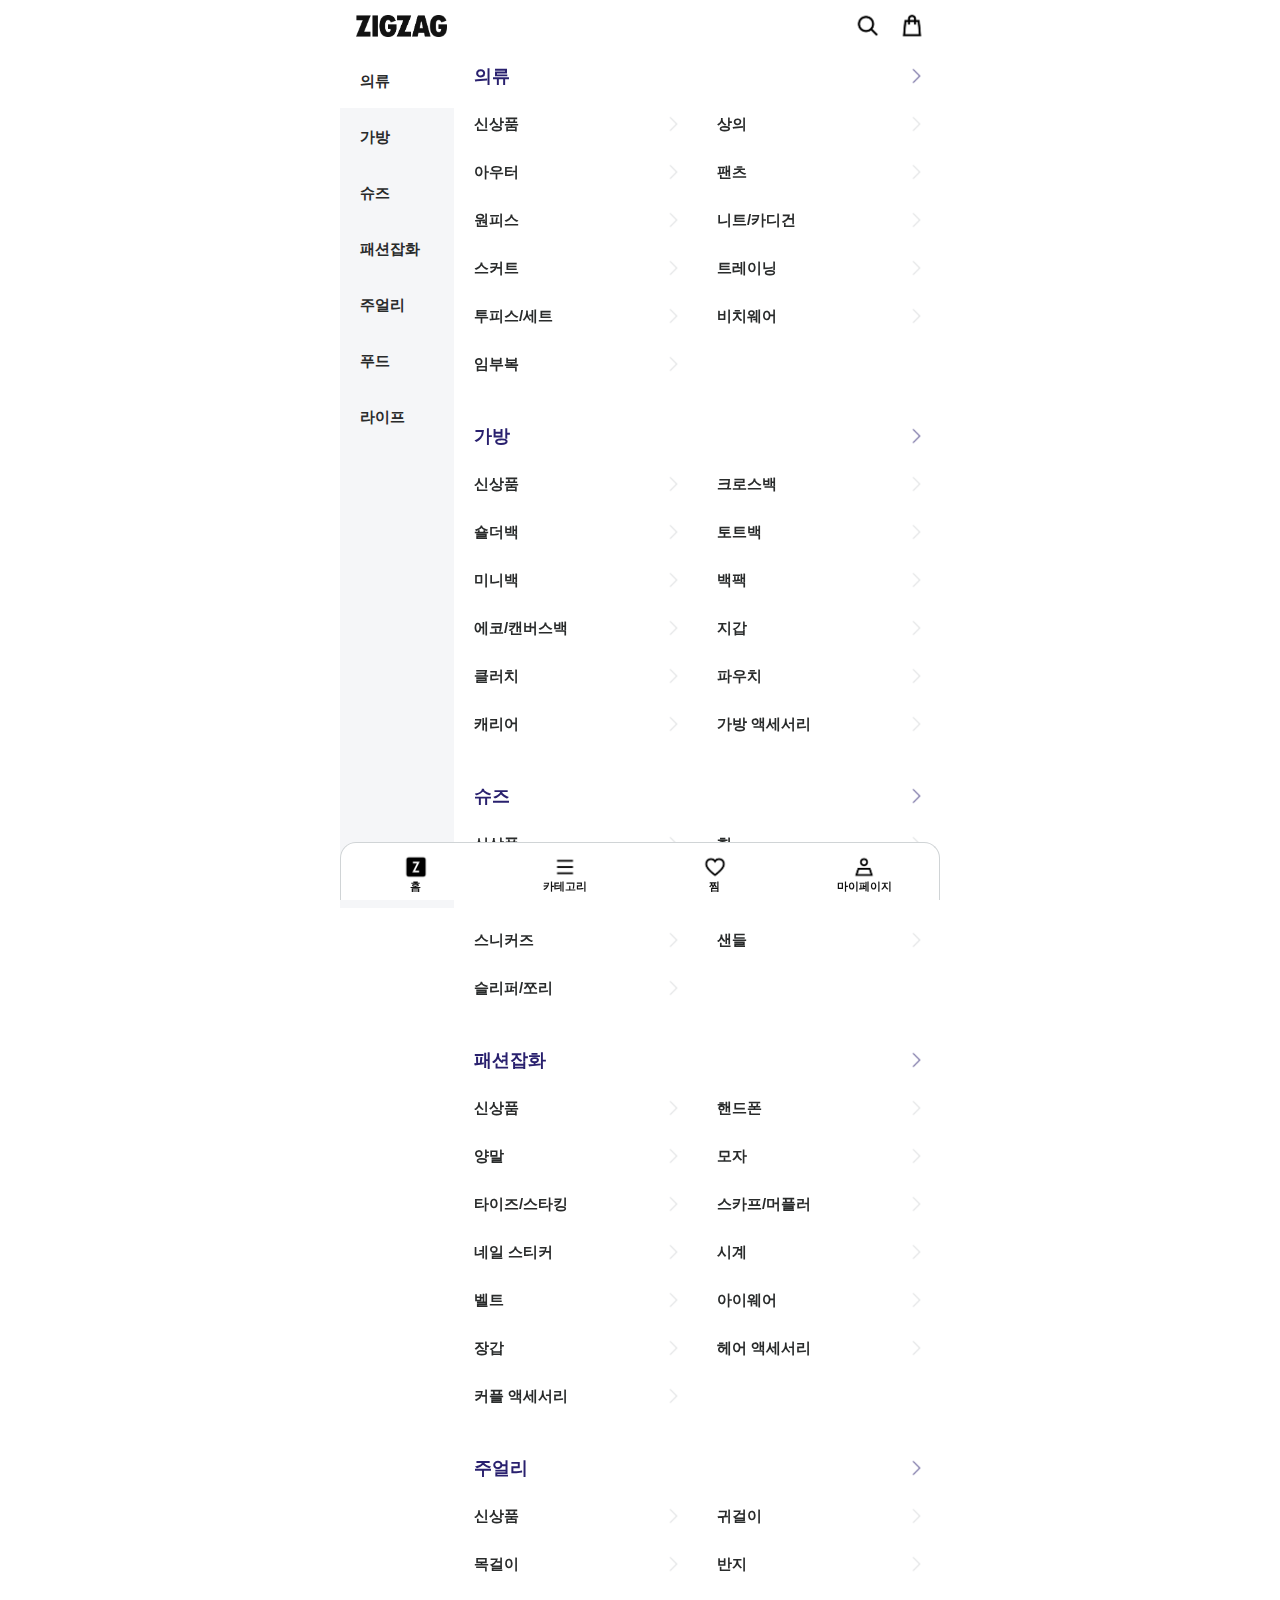
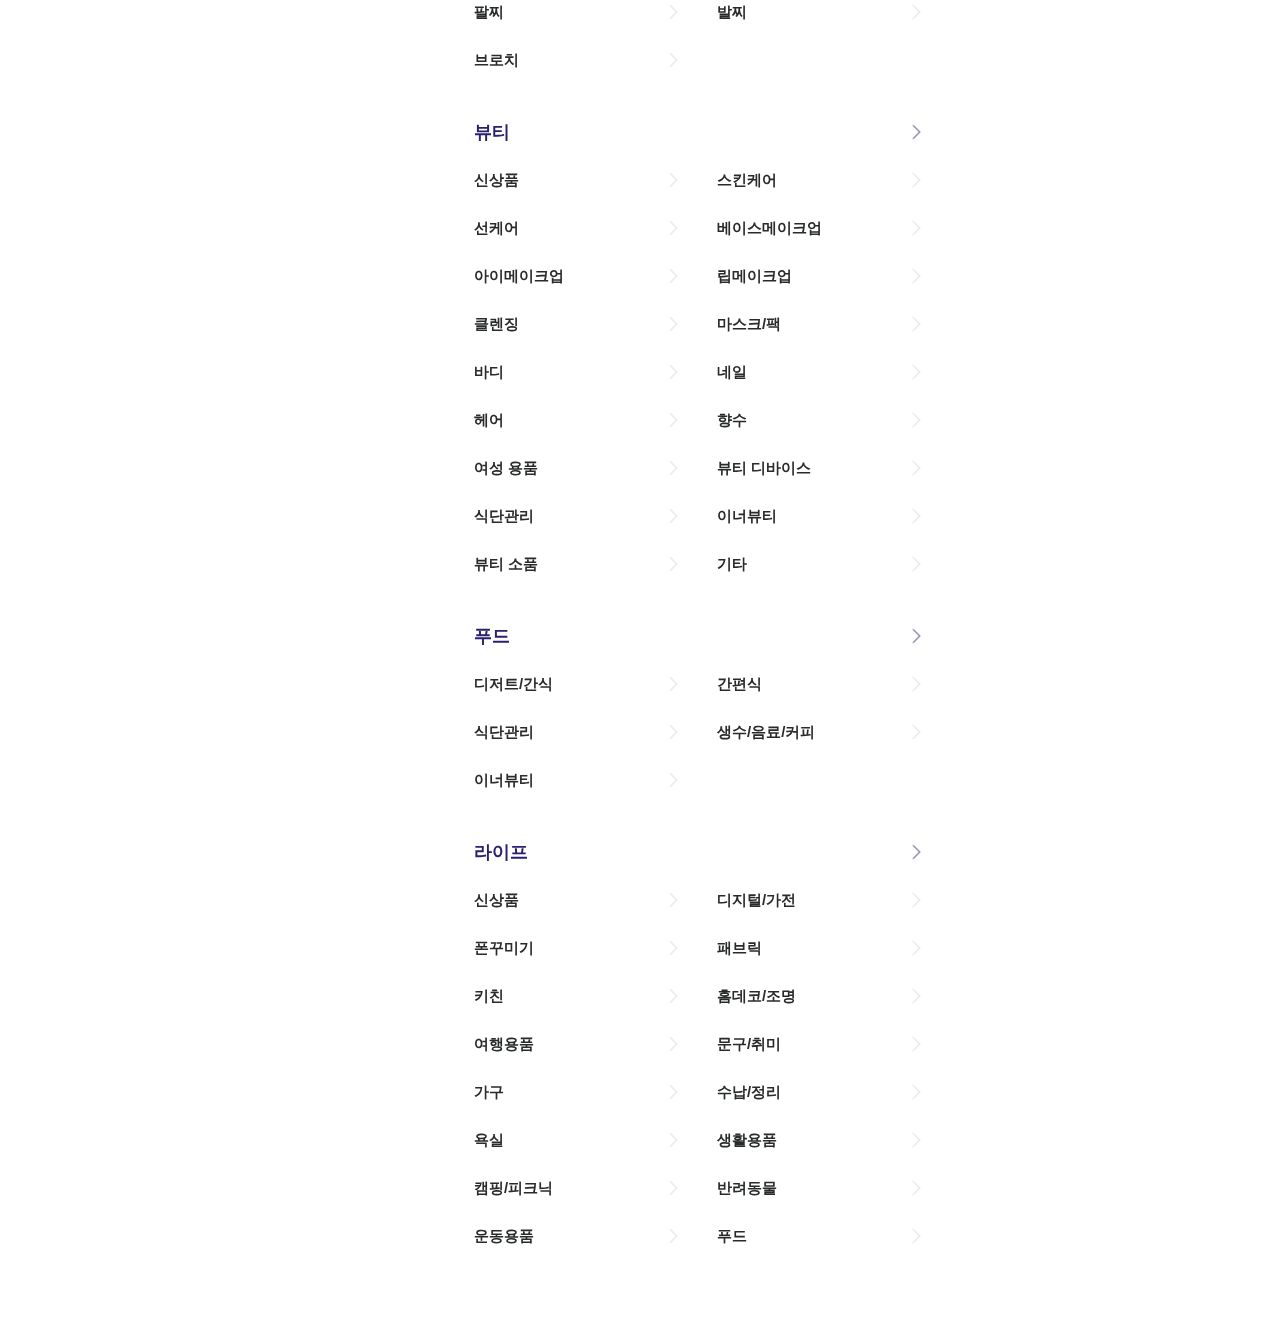
<file: category.html>
<!DOCTYPE html>
<html lang="ko">
<head>
    <meta charset="UTF-8">
    <meta name="viewport" content="width=device-width, initial-scale=1.0">

    <!-- 파비콘 & 글꼴 -->
    <link rel="shortcut icon" href="./images/favicon.jpg" type="iamge/x-icon">
    <link rel="icon" href="./images/favicon.jpg" type="image/x-icon">
    <href="https://cdn.jsdelivr.net/gh/orioncactus/pretendard@v1.3.9/dist/web/static/pretendard-dynamic-subset.min.css">

    <!-- swiper -->
    <link rel="stylesheet" href="https://cdn.jsdelivr.net/npm/swiper@11/swiper-bundle.min.css"/>
    <script src="https://cdn.jsdelivr.net/npm/swiper@11/swiper-bundle.min.js"></script>

    <!-- 디자인파일 -->
    <link rel="stylesheet" href="./styles/reset.css">
    <link rel="stylesheet" href="./styles/common.css">
    <link rel="stylesheet" href="./styles/category.css">

    <!-- 스크립트 -->
    <script src="./script/index.js" defer></script>
    <title>지그재그 스토어</title>
</head>
<body>
    <div class="main_wrap"><!-- 메인 배경 -->
        <!-- 메인 여백잡기 -->
        <main>
            <div class="top_barbg">
                <div class="top_bar">
                    <nav class="top">
                        <div class="left_logo">
                            <h1><a href="./index.html"><img src="./images/icon/logo.png" alt="지그재그 홈"></a></h1>
                        </div>
                        <div class="right_nav">
                            <a href="#"><img src="./images/icon/search.png" alt="검색"></a>
                            <a href="#"><img src="./images/icon/cart.png" alt="장바구니"></a>
                        </div>
                    </nav>
                </div>
            </div>
            <!-- 카테고리 -->
            <section class="category-tab-wrap">
                <section class="left-category">
                    <ul>
                        <div class="css-absole absole_box"></div>
                        <li class="category-list">
                            <a class="list-btn">
                                <span class="body-semibold">의류</span>
                            </a>
                        </li>
                        <li class="category-list">
                            <a class="list-btn">
                                <span class="body-semibold">가방</span>
                            </a>
                        </li>
                        <li class="category-list">
                            <a class="list-btn">
                                <span class="body-semibold">슈즈</span>
                            </a>
                        </li>
                        <li class="category-list">
                            <a class="list-btn">
                                <span class="body-semibold">패션잡화</span>
                            </a>
                        </li>
                        <li class="category-list">
                            <a class="list-btn">
                                <span class="body-semibold">주얼리</span>
                            </a>
                        </li>
                        <li class="category-list">
                            <a class="list-btn">
                                <span class="body-semibold">푸드</span>
                            </a>
                        </li>
                        <li class="category-list">
                            <a class="list-btn">
                                <span class="body-semibold">라이프</span>
                            </a>
                        </li>
                    </ul>
                </section>
                <section class="right-menu">
                    <ul>
                        <li class="menu-list">
                            <a href="#" class="menu-title">
                                <span class="menu-bold">의류</span>
                                <img src="./images/icon/menutitle.png" alt="">
                            </a>
                            <a href="#" class="sub-title">
                                <span class="menu-semibold">신상품</span>
                                <img src="./images/icon/subtitle.png" alt="">
                            </a>
                            <a href="#" class="sub-title">
                                <span class="menu-semibold">상의</span>
                                <img src="./images/icon/subtitle.png" alt="">
                            </a>
                            <a href="#" class="sub-title">
                                <span class="menu-semibold">아우터</span>
                                <img src="./images/icon/subtitle.png" alt="">
                            </a>
                            <a href="#" class="sub-title">
                                <span class="menu-semibold">팬츠</span>
                                <img src="./images/icon/subtitle.png" alt="">
                            </a>
                            <a href="#" class="sub-title">
                                <span class="menu-semibold">원피스</span>
                                <img src="./images/icon/subtitle.png" alt="">
                            </a>
                            <a href="#" class="sub-title">
                                <span class="menu-semibold">니트/카디건</span>
                                <img src="./images/icon/subtitle.png" alt="">
                            </a>
                            <a href="#" class="sub-title">
                                <span class="menu-semibold">스커트</span>
                                <img src="./images/icon/subtitle.png" alt="">
                            </a>
                            <a href="#" class="sub-title">
                                <span class="menu-semibold">트레이닝</span>
                                <img src="./images/icon/subtitle.png" alt="">
                            </a>
                            <a href="#" class="sub-title">
                                <span class="menu-semibold">투피스/세트</span>
                                <img src="./images/icon/subtitle.png" alt="">
                            </a>
                            <a href="#" class="sub-title">
                                <span class="menu-semibold">비치웨어</span>
                                <img src="./images/icon/subtitle.png" alt="">
                            </a>
                            <a href="#" class="sub-title">
                                <span class="menu-semibold">임부복</span>
                                <img src="./images/icon/subtitle.png" alt="">
                            </a>
                        </li>
                        <li class="menu-list">
                            <a href="#" class="menu-title">
                                <span class="menu-bold">가방</span>
                                <img src="./images/icon/menutitle.png" alt="">
                            </a>
                            <a href="#" class="sub-title">
                                <span class="menu-semibold">신상품</span>
                                <img src="./images/icon/subtitle.png" alt="">
                            </a>
                            <a href="#" class="sub-title">
                                <span class="menu-semibold">크로스백</span>
                                <img src="./images/icon/subtitle.png" alt="">
                            </a>
                            <a href="#" class="sub-title">
                                <span class="menu-semibold">숄더백</span>
                                <img src="./images/icon/subtitle.png" alt="">
                            </a>
                            <a href="#" class="sub-title">
                                <span class="menu-semibold">토트백</span>
                                <img src="./images/icon/subtitle.png" alt="">
                            </a>
                            <a href="#" class="sub-title">
                                <span class="menu-semibold">미니백</span>
                                <img src="./images/icon/subtitle.png" alt="">
                            </a>
                            <a href="#" class="sub-title">
                                <span class="menu-semibold">백팩</span>
                                <img src="./images/icon/subtitle.png" alt="">
                            </a>
                            <a href="#" class="sub-title">
                                <span class="menu-semibold">에코/캔버스백</span>
                                <img src="./images/icon/subtitle.png" alt="">
                            </a>
                            <a href="#" class="sub-title">
                                <span class="menu-semibold">지갑</span>
                                <img src="./images/icon/subtitle.png" alt="">
                            </a>
                            <a href="#" class="sub-title">
                                <span class="menu-semibold">클러치</span>
                                <img src="./images/icon/subtitle.png" alt="">
                            </a>
                            <a href="#" class="sub-title">
                                <span class="menu-semibold">파우치</span>
                                <img src="./images/icon/subtitle.png" alt="">
                            </a>
                            <a href="#" class="sub-title">
                                <span class="menu-semibold">캐리어</span>
                                <img src="./images/icon/subtitle.png" alt="">
                            </a>
                            <a href="#" class="sub-title">
                                <span class="menu-semibold">가방 액세서리</span>
                                <img src="./images/icon/subtitle.png" alt="">
                            </a>
                        </li>
                        <li class="menu-list">
                            <a href="#" class="menu-title">
                                <span class="menu-bold">슈즈</span>
                                <img src="./images/icon/menutitle.png" alt="">
                            </a>
                            <a href="#" class="sub-title">
                                <span class="menu-semibold">신상품</span>
                                <img src="./images/icon/subtitle.png" alt="">
                            </a>
                            <a href="#" class="sub-title">
                                <span class="menu-semibold">힐</span>
                                <img src="./images/icon/subtitle.png" alt="">
                            </a>
                            <a href="#" class="sub-title">
                                <span class="menu-semibold">플랫/로퍼</span>
                                <img src="./images/icon/subtitle.png" alt="">
                            </a>
                            <a href="#" class="sub-title">
                                <span class="menu-semibold">부츠/워커</span>
                                <img src="./images/icon/subtitle.png" alt="">
                            </a>
                            <a href="#" class="sub-title">
                                <span class="menu-semibold">스니커즈</span>
                                <img src="./images/icon/subtitle.png" alt="">
                            </a>
                            <a href="#" class="sub-title">
                                <span class="menu-semibold">샌들</span>
                                <img src="./images/icon/subtitle.png" alt="">
                            </a>
                            <a href="#" class="sub-title">
                                <span class="menu-semibold">슬리퍼/쪼리</span>
                                <img src="./images/icon/subtitle.png" alt="">
                            </a>
                        </li>
                        <li class="menu-list">
                            <a href="#" class="menu-title">
                                <span class="menu-bold">패션잡화</span>
                                <img src="./images/icon/menutitle.png" alt="">
                            </a>
                            <a href="#" class="sub-title">
                                <span class="menu-semibold">신상품</span>
                                <img src="./images/icon/subtitle.png" alt="">
                            </a>
                            <a href="#" class="sub-title">
                                <span class="menu-semibold">핸드폰</span>
                                <img src="./images/icon/subtitle.png" alt="">
                            </a>
                            <a href="#" class="sub-title">
                                <span class="menu-semibold">양말</span>
                                <img src="./images/icon/subtitle.png" alt="">
                            </a>
                            <a href="#" class="sub-title">
                                <span class="menu-semibold">모자</span>
                                <img src="./images/icon/subtitle.png" alt="">
                            </a>
                            <a href="#" class="sub-title">
                                <span class="menu-semibold">타이즈/스타킹</span>
                                <img src="./images/icon/subtitle.png" alt="">
                            </a>
                            <a href="#" class="sub-title">
                                <span class="menu-semibold">스카프/머플러</span>
                                <img src="./images/icon/subtitle.png" alt="">
                            </a>
                            <a href="#" class="sub-title">
                                <span class="menu-semibold">네일 스티커</span>
                                <img src="./images/icon/subtitle.png" alt="">
                            </a>
                            <a href="#" class="sub-title">
                                <span class="menu-semibold">시계</span>
                                <img src="./images/icon/subtitle.png" alt="">
                            </a>
                            <a href="#" class="sub-title">
                                <span class="menu-semibold">벨트</span>
                                <img src="./images/icon/subtitle.png" alt="">
                            </a>
                            <a href="#" class="sub-title">
                                <span class="menu-semibold">아이웨어</span>
                                <img src="./images/icon/subtitle.png" alt="">
                            </a>
                            <a href="#" class="sub-title">
                                <span class="menu-semibold">장갑</span>
                                <img src="./images/icon/subtitle.png" alt="">
                            </a>
                            <a href="#" class="sub-title">
                                <span class="menu-semibold">헤어 액세서리</span>
                                <img src="./images/icon/subtitle.png" alt="">
                            </a>
                            <a href="#" class="sub-title">
                                <span class="menu-semibold">커플 액세서리</span>
                                <img src="./images/icon/subtitle.png" alt="">
                            </a>
                        </li>
                        <li class="menu-list">
                            <a href="#" class="menu-title">
                                <span class="menu-bold">주얼리</span>
                                <img src="./images/icon/menutitle.png" alt="">
                            </a>
                            <a href="#" class="sub-title">
                                <span class="menu-semibold">신상품</span>
                                <img src="./images/icon/subtitle.png" alt="">
                            </a>
                            <a href="#" class="sub-title">
                                <span class="menu-semibold">귀걸이</span>
                                <img src="./images/icon/subtitle.png" alt="">
                            </a>
                            <a href="#" class="sub-title">
                                <span class="menu-semibold">목걸이</span>
                                <img src="./images/icon/subtitle.png" alt="">
                            </a>
                            <a href="#" class="sub-title">
                                <span class="menu-semibold">반지</span>
                                <img src="./images/icon/subtitle.png" alt="">
                            </a>
                            <a href="#" class="sub-title">
                                <span class="menu-semibold">팔찌</span>
                                <img src="./images/icon/subtitle.png" alt="">
                            </a>
                            <a href="#" class="sub-title">
                                <span class="menu-semibold">발찌</span>
                                <img src="./images/icon/subtitle.png" alt="">
                            </a>
                            <a href="#" class="sub-title">
                                <span class="menu-semibold">브로치</span>
                                <img src="./images/icon/subtitle.png" alt="">
                            </a>
                        </li>
                        <li class="menu-list">
                            <a href="#" class="menu-title">
                                <span class="menu-bold">뷰티</span>
                                <img src="./images/icon/menutitle.png" alt="">
                            </a>
                            <a href="#" class="sub-title">
                                <span class="menu-semibold">신상품</span>
                                <img src="./images/icon/subtitle.png" alt="">
                            </a>
                            <a href="#" class="sub-title">
                                <span class="menu-semibold">스킨케어</span>
                                <img src="./images/icon/subtitle.png" alt="">
                            </a>
                            <a href="#" class="sub-title">
                                <span class="menu-semibold">선케어</span>
                                <img src="./images/icon/subtitle.png" alt="">
                            </a>
                            <a href="#" class="sub-title">
                                <span class="menu-semibold">베이스메이크업</span>
                                <img src="./images/icon/subtitle.png" alt="">
                            </a>
                            <a href="#" class="sub-title">
                                <span class="menu-semibold">아이메이크업</span>
                                <img src="./images/icon/subtitle.png" alt="">
                            </a>
                            <a href="#" class="sub-title">
                                <span class="menu-semibold">립메이크업</span>
                                <img src="./images/icon/subtitle.png" alt="">
                            </a>
                            <a href="#" class="sub-title">
                                <span class="menu-semibold">클렌징</span>
                                <img src="./images/icon/subtitle.png" alt="">
                            </a>
                            <a href="#" class="sub-title">
                                <span class="menu-semibold">마스크/팩</span>
                                <img src="./images/icon/subtitle.png" alt="">
                            </a>
                            <a href="#" class="sub-title">
                                <span class="menu-semibold">바디</span>
                                <img src="./images/icon/subtitle.png" alt="">
                            </a>
                            <a href="#" class="sub-title">
                                <span class="menu-semibold">네일</span>
                                <img src="./images/icon/subtitle.png" alt="">
                            </a>
                            <a href="#" class="sub-title">
                                <span class="menu-semibold">헤어</span>
                                <img src="./images/icon/subtitle.png" alt="">
                            </a>
                            <a href="#" class="sub-title">
                                <span class="menu-semibold">향수</span>
                                <img src="./images/icon/subtitle.png" alt="">
                            </a>
                            <a href="#" class="sub-title">
                                <span class="menu-semibold">여성 용품</span>
                                <img src="./images/icon/subtitle.png" alt="">
                            </a>
                            <a href="#" class="sub-title">
                                <span class="menu-semibold">뷰티 디바이스</span>
                                <img src="./images/icon/subtitle.png" alt="">
                            </a>
                            <a href="#" class="sub-title">
                                <span class="menu-semibold">식단관리</span>
                                <img src="./images/icon/subtitle.png" alt="">
                            </a>
                            <a href="#" class="sub-title">
                                <span class="menu-semibold">이너뷰티</span>
                                <img src="./images/icon/subtitle.png" alt="">
                            </a>
                            <a href="#" class="sub-title">
                                <span class="menu-semibold">뷰티 소품</span>
                                <img src="./images/icon/subtitle.png" alt="">
                            </a>
                            <a href="#" class="sub-title">
                                <span class="menu-semibold">기타</span>
                                <img src="./images/icon/subtitle.png" alt="">
                            </a>
                        </li>
                        <li class="menu-list">
                            <a href="#" class="menu-title">
                                <span class="menu-bold">푸드</span>
                                <img src="./images/icon/menutitle.png" alt="">
                            </a>
                            <a href="#" class="sub-title">
                                <span class="menu-semibold">디저트/간식</span>
                                <img src="./images/icon/subtitle.png" alt="">
                            </a>
                            <a href="#" class="sub-title">
                                <span class="menu-semibold">간편식</span>
                                <img src="./images/icon/subtitle.png" alt="">
                            </a>
                            <a href="#" class="sub-title">
                                <span class="menu-semibold">식단관리</span>
                                <img src="./images/icon/subtitle.png" alt="">
                            </a>
                            <a href="#" class="sub-title">
                                <span class="menu-semibold">생수/음료/커피</span>
                                <img src="./images/icon/subtitle.png" alt="">
                            </a>
                            <a href="#" class="sub-title">
                                <span class="menu-semibold">이너뷰티</span>
                                <img src="./images/icon/subtitle.png" alt="">
                            </a>
                        </li>
                        <li class="menu-list">
                            <a href="#" class="menu-title">
                                <span class="menu-bold">라이프</span>
                                <img src="./images/icon/menutitle.png" alt="">
                            </a>
                            <a href="#" class="sub-title">
                                <span class="menu-semibold">신상품</span>
                                <img src="./images/icon/subtitle.png" alt="">
                            </a>
                            <a href="#" class="sub-title">
                                <span class="menu-semibold">디지털/가전</span>
                                <img src="./images/icon/subtitle.png" alt="">
                            </a>
                            <a href="#" class="sub-title">
                                <span class="menu-semibold">폰꾸미기</span>
                                <img src="./images/icon/subtitle.png" alt="">
                            </a>
                            <a href="#" class="sub-title">
                                <span class="menu-semibold">패브릭</span>
                                <img src="./images/icon/subtitle.png" alt="">
                            </a>
                            <a href="#" class="sub-title">
                                <span class="menu-semibold">키친</span>
                                <img src="./images/icon/subtitle.png" alt="">
                            </a>
                            <a href="#" class="sub-title">
                                <span class="menu-semibold">홈데코/조명</span>
                                <img src="./images/icon/subtitle.png" alt="">
                            </a>
                            <a href="#" class="sub-title">
                                <span class="menu-semibold">여행용품</span>
                                <img src="./images/icon/subtitle.png" alt="">
                            </a>
                            <a href="#" class="sub-title">
                                <span class="menu-semibold">문구/취미</span>
                                <img src="./images/icon/subtitle.png" alt="">
                            </a>
                            <a href="#" class="sub-title">
                                <span class="menu-semibold">가구</span>
                                <img src="./images/icon/subtitle.png" alt="">
                            </a>
                            <a href="#" class="sub-title">
                                <span class="menu-semibold">수납/정리</span>
                                <img src="./images/icon/subtitle.png" alt="">
                            </a>
                            <a href="#" class="sub-title">
                                <span class="menu-semibold">욕실</span>
                                <img src="./images/icon/subtitle.png" alt="">
                            </a>
                            <a href="#" class="sub-title">
                                <span class="menu-semibold">생활용품</span>
                                <img src="./images/icon/subtitle.png" alt="">
                            </a>
                            <a href="#" class="sub-title">
                                <span class="menu-semibold">캠핑/피크닉</span>
                                <img src="./images/icon/subtitle.png" alt="">
                            </a>
                            <a href="#" class="sub-title">
                                <span class="menu-semibold">반려동물</span>
                                <img src="./images/icon/subtitle.png" alt="">
                            </a>
                            <a href="#" class="sub-title">
                                <span class="menu-semibold">운동용품</span>
                                <img src="./images/icon/subtitle.png" alt="">
                            </a>
                            <a href="#" class="sub-title">
                                <span class="menu-semibold">푸드</span>
                                <img src="./images/icon/subtitle.png" alt="">
                            </a>
                        </li>
                    </ul>
                </section>
            </section>
        </main>
        <!-- 메인 하단 버튼 -->
        <div class="btn_bg">
            <div class="main_btn">
                <a href="./index.html" class="home">
                    <div class="icon_wrap">
                        <img src="./images/icon/home.png" alt="">
                        <span>홈</span>
                    </div>
                </a>
                <a href="./category.html" class="home">
                    <div class="icon_wrap">
                        <img src="./images/icon/menu.png" alt="">
                        <span>카테고리</span>
                    </div>
                </a>
                <a href="./pick.html" class="home">
                    <div class="icon_wrap">
                        <img src="./images/icon/favorite.png" alt="">
                        <span>찜</span>
                    </div>
                </a>
                <a href="./pick.html" class="home">
                    <div class="icon_wrap">
                        <img src="./images/icon/my.png" alt="">
                        <span>마이페이지</span>
                    </div>
                </a>
            </div>
        </div>
    </div>
</body>
</html>
</file>
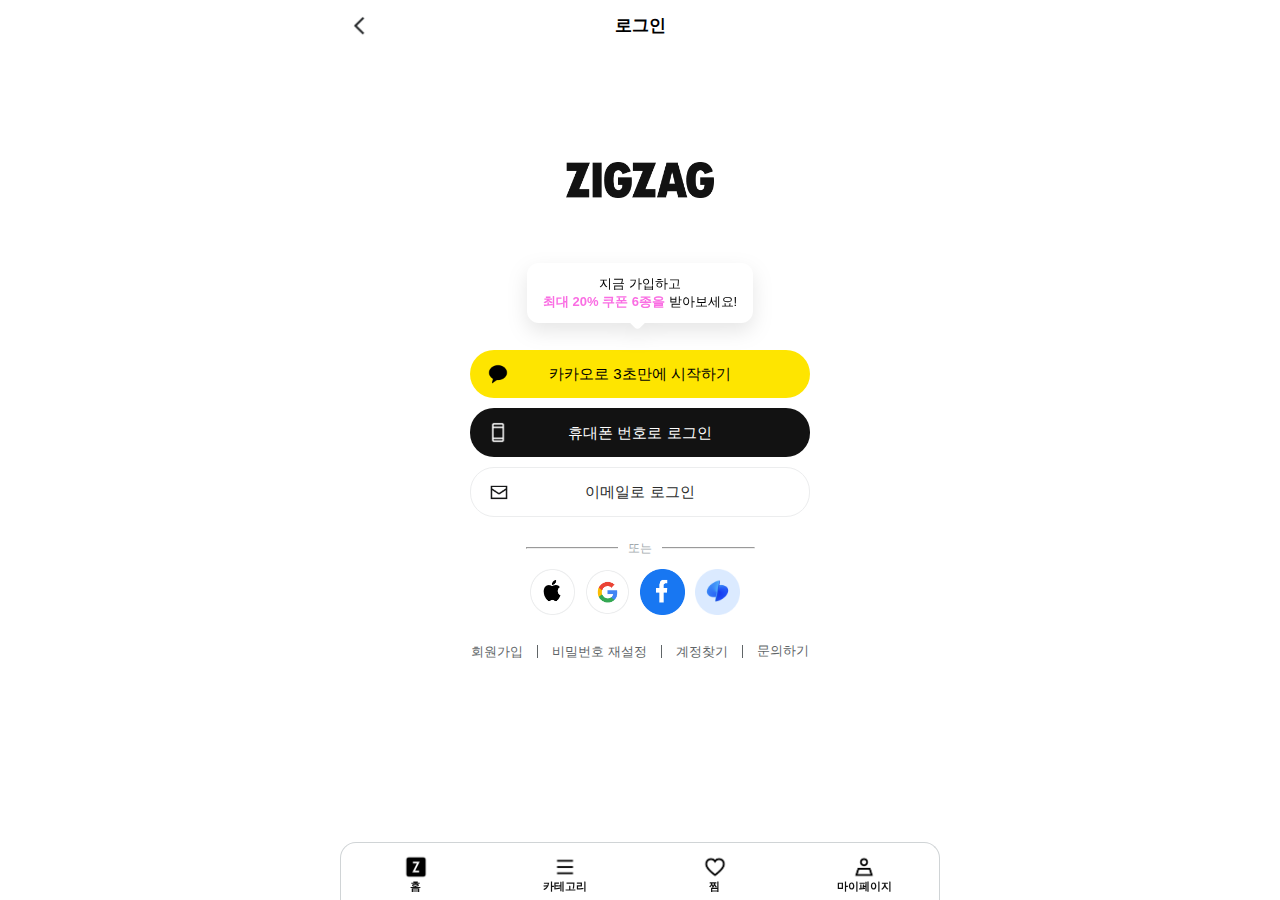
<file: pick.html>
<!DOCTYPE html>
<html lang="en">
<head>
    <meta charset="UTF-8">
    <meta name="viewport" content="width=device-width, initial-scale=1.0">
    
    <!-- 파비콘 & 글꼴 -->
    <link rel="shortcut icon" href="./images/favicon.jpg" type="iamge/x-icon">
    <link rel="icon" href="./images/favicon.jpg" type="image/x-icon">
    <href="https://cdn.jsdelivr.net/gh/orioncactus/pretendard@v1.3.9/dist/web/static/pretendard-dynamic-subset.min.css">

    <!-- swiper -->
    <link rel="stylesheet" href="https://cdn.jsdelivr.net/npm/swiper@11/swiper-bundle.min.css"/>
    <script src="https://cdn.jsdelivr.net/npm/swiper@11/swiper-bundle.min.js"></script>

    <!-- 디자인파일 -->
    <link rel="stylesheet" href="./styles/reset.css">
    <link rel="stylesheet" href="./styles/common.css">
    <link rel="stylesheet" href="./styles/pick.css">

    <!-- 스크립트 -->
    <script src="./script/index.js" defer></script>
    <title>지그재그 스토어</title>
</head>
<body>
    <div class="main_wrap"> <!-- 메인 배경 -->
        <div class="top_barbg">
            <div class="top_bar">
                <nav class="top">
                    <div class="back_btn">
                        <button type="button" class="back"><img src="./images/icon/back_icon.png" alt=""></button>
                    </div>
                    <div class="left_logo">
                        <p class="login">로그인</p>
                    </div>
                    <div class="right_nav"></div>
                </nav>
            </div>
        </div>
        <main> <!-- 메인 여백 잡기 -->
            <section class="main_logo">
                <h1><img src="./images/icon/logo.png" alt="지그재그 스토어"></h1>
            </section>
            <section class="login_form">
                <div class="join_coupon">
                    <p class="max">지금 가입하고<br><span>최대 20% 쿠폰 6종을</span> 받아보세요!</p>
                </div>
                <button class="kakao_login">
                    <img src="./images/icon/kakao.png" alt="카카오 로그인">
                    <span>카카오로 3초만에 시작하기</span>
                </button>
                <button class="phone_login">
                    <img src="./images/icon/phone.png" alt="휴대폰 번호 로그인">
                    <span>휴대폰 번호로 로그인</span>
                </button>
                <button class="mail_login">
                    <img src="./images/icon/mail.png" alt="이메일 로그인">
                    <span>이메일로 로그인</span>
                </button>
                <hr class="main_or">
                <div class="other_sns">
                    <button class="apple">
                        <img src="./images/icon/apple.png" alt="애플 로그인 ">
                    </button>
                    <button class="google">
                        <img src="./images/icon/google.png" alt="구글 로그인">
                    </button>
                    <button class="fackbook">
                        <img src="./images/icon/facebook.png" alt="페이스북 로그인">
                    </button>
                    <button class="toss">
                        <img src="./images/icon/toss.png" alt="토스 로그인">
                    </button>
                </div>
            </section>
            <section class="join_cs">
                <a href="#" class="join_medium">회원가입</a>
                <a href="#" class="pw_setting">비밀번호 재설정</a>
                <a href="#" class="find_account">계정찾기</a>
                <a href="#" class="cs_chat">문의하기</a>
            </section>
        </main>
        <!-- 카테고리 버튼 -->
        <div class="btn_bg">
            <div class="main_btn">
                <a href="./index.html" class="home">
                    <div class="icon_wrap">
                        <img src="./images/icon/home.png" alt="">
                        <span>홈</span>
                    </div>
                </a>
                <a href="./category.html" class="home">
                    <div class="icon_wrap">
                        <img src="./images/icon/menu.png" alt="">
                        <span>카테고리</span>
                    </div>
                </a>
                <a href="./pick.html" class="home">
                    <div class="icon_wrap">
                        <img src="./images/icon/favorite.png" alt="">
                        <span>찜</span>
                    </div>
                </a>
                <a href="./pick.html" class="home">
                    <div class="icon_wrap">
                        <img src="./images/icon/my.png" alt="">
                        <span>마이페이지</span>
                    </div>
                </a>
            </div>
        </div>
    </div>
</body>
</html>
</file>
<file: styles/common.css>
.main_wrap {background-color: #FFF;}
.main_wrap main {
    max-width: 600px; min-height: 100vh;
    margin: 0 auto; 
}
/* 메인 탑 네비 */
.main_wrap main .top_barbg {
    margin: auto; z-index: 2; position: sticky; top: -1px; left: 0; right: 0;
    background-color: #fff;
}
.main_wrap main .top_barbg .top_bar {}
.main_wrap main .top_barbg .top_bar .top {
    display: flex; flex-flow: row nowrap; 
    justify-content: space-between; align-items: center;
    height: 52px;
}
/* 네비 왼쪽 */
.main_wrap main .top_barbg .top_bar .top .left_logo {
    margin: 0 10px 0 16px;
}
.main_wrap main .top_barbg .top_bar .top .left_logo h1 {}
.main_wrap main .top_barbg .top_bar .top .left_logo h1 > a {}
.main_wrap main .top_barbg .top_bar .top .left_logo h1 > a > img {width: 100%; height: 22px; display: block;}
/* 네비 오른쪽 */
.main_wrap main .top_barbg .top_bar .top .right_nav {
    display: flex; flex-flow: row nowrap; justify-content: space-between;
    margin: 0 6px 0 auto;
}
.main_wrap main .top_barbg .top_bar .top .right_nav > a {}
.main_wrap main .top_barbg .top_bar .top .right_nav > a > img {
    width: 100%; height: 44px;
    padding: 6px; display: block;
}

/* 메인 버튼 */
.main_wrap .btn_bg {
    background-color: #FFF;
    position: fixed; bottom: 0; left: 0; right: 0;
    max-width: 600px; width: 100%; margin: 0 auto;
    z-index: 10; border-radius: 16px 16px 0 0;
}
.main_wrap .btn_bg .main_btn {
    background-color: #FFF;
    border-top-left-radius: 16px;
    border-top-right-radius: 16px;
    border-top: .5px solid #d0d4d6;
    border-right: .5px solid #d0d4d6;
    border-left: .5px solid #d0d4d6;
    display: flex; overflow: hidden;
}
.main_wrap .btn_bg .main_btn > a {
    background-color: transparent;
    flex: 1 1; overflow: hidden; position: relative;
    cursor: pointer;
}
.main_wrap .btn_bg .main_btn > a::before{
    content: ''; display: block; position: absolute;
    top: 0; left: 0; width: 100%; height: 100%;
    transition: background-color .2s ease-out;
}
@media (hover: hover){
    .main_btn > a:hover::before{
        background-color: rgba(0, 0, 0, .05);
    }
}

.main_wrap .btn_bg .main_btn > a .icon_wrap {
    display: flex; flex-direction: column;
    align-items: center; padding: 10px 10px 8px;
    box-sizing: border-box;
}
.main_wrap .btn_bg .main_btn > a .icon_wrap > img {
    width: 28px;
}
.main_wrap .btn_bg .main_btn > a .icon_wrap > span {
    font-size: 0.69rem; font-weight: 600; color: #121212;
}
.main_wrap .btn_bg .main_btn .home {}
</file>
<file: styles/category.css>
.main_wrap main .category-tab-wrap {
    position: relative; display: -webkit-box; display: -webkit-flex;
    display: flex; -webkit-box-pack: start; justify-content: flex-start; align-items: flex-start;
    padding-bottom: 48px; width: 100%;
}
/* (좌) 카테고리 */
.main_wrap main .category-tab-wrap .left-category {
    position: sticky; top: 44px; height: calc(100vh - 44px);
    background-color: #F5F6F8;
}
.main_wrap main .category-tab-wrap .left-category > ul {}
.main_wrap main .category-tab-wrap .left-category > ul .css-absole {
    width: 114px; height: 56px;
    position: absolute; background-color: #fff; color: #292b2b;

}
.main_wrap main .category-tab-wrap .left-category > ul .category-list {
    width: 114px; height: 56px; position: relative;
}
.main_wrap main .category-tab-wrap .left-category > ul .category-list .list-btn {
    padding: 20px; 
    font-size: 14px; text-decoration: none; display: block;
    color: #292b2b; cursor: pointer;
}
.main_wrap main .category-tab-wrap .left-category > ul .category-list .list-btn .body-semibold {
    font-weight: 600; font-size: 15px; line-height: 18px;
}

/* (우) 메뉴 리스트 */
.main_wrap main .category-tab-wrap .right-menu {
    position: sticky; top: 44px; width: 100%; height: 100%;
    overflow: scroll;
}
.main_wrap main .category-tab-wrap .right-menu > ul {}
.main_wrap main .category-tab-wrap .right-menu > ul .menu-list {
    display: flex; -webkit-box-pack: start; justify-content: flex-start;
    flex-wrap: wrap; padding-bottom: 24px; width: 100%; 
}
.main_wrap main .category-tab-wrap .right-menu > ul .menu-list .menu-title {
    display: flex; -webkit-box-pack: justify; justify-content: space-between; -webkit-box-align: center;
    align-items: center;
    width: 100%; height: 48px;
    padding: 0px 12px 0px 20px; color: rgb(41, 32, 110); cursor: pointer;
}
.main_wrap main .category-tab-wrap .right-menu > ul .menu-list .menu-title {}
.main_wrap main .category-tab-wrap .right-menu > ul .menu-list .menu-title .menu-bold {
    font-weight: 700; font-size: 18px; line-height: 22px;
}
.main_wrap main .category-tab-wrap .right-menu > ul .menu-list .menu-title > img {width: 24px;}

.main_wrap main .category-tab-wrap .right-menu > ul .menu-list .sub-title {
    width: 50%; height: 48px; padding: 0 12px 0 20px;
    display: flex; -webkit-box-pack: justify; justify-content: space-between;
    -webkit-box-align: center; align-items: center;
    color: #292b2b; cursor: pointer;
}
.main_wrap main .category-tab-wrap .right-menu > ul .menu-list .sub-title .menu-semibold {
    font-weight: 600; font-size: 15px; line-height: 18px;
}
.main_wrap main .category-tab-wrap .right-menu > ul .menu-list .sub-title > img {width: 24px;}
</file>
<file: styles/pick.css>
.main_wrap main {}
/* 로그인 화면 네비 */
.main_wrap .top_barbg {
    max-width: 600px; margin: 0 auto;
}
.main_wrap .top_barbg .top_bar {}
.main_wrap .top_barbg .top_bar .top {
    height: 52px; /* background-color: #FFF; */
    display: flex; align-items: center; padding: 0 12px; z-index: 2;
    position: sticky; top: 0; left: 0; right: 0;
    max-width: 600px; margin: auto;
}
.main_wrap .top_barbg .top_bar .top .back_btn {
    flex: 1 1 0%;
}
.main_wrap .top_barbg .top_bar .top .back_btn .back {
    display: flex; padding-right: 8px; cursor: pointer;
}
.main_wrap .top_barbg .top_bar .top .back_btn .back > img {width: 16px;}
.main_wrap .top_barbg .top_bar .top .left_logo {
    white-space: nowrap; text-align: center; flex: 2 1 0%;
}
.main_wrap .top_barbg .top_bar .top .left_logo .login {
    font-weight: 700; font-size: 17px; line-height: 20px;
}
.main_wrap .top_barbg .top_bar .top .right_nav {
    text-align: right; flex: 1 1 0%;
}

/* 메인 화면 */
.main_wrap main {
    max-width: 600px; min-height: 750px;
    display: flex; flex-flow: column nowrap; justify-content: center; 
}

/* 로고 */
.main_wrap main .main_logo {
    display: flex; align-items: center; justify-content: center;
    padding-bottom: 30px;
}
.main_wrap main .main_logo h1 {}
.main_wrap main .main_logo h1 > img {height: 36px;}

/* 로그인 폼 */
.main_wrap main .login_form {
    display: flex; align-items: center; justify-content: center; flex-direction: column;
    padding: 0 20xp;
}
.main_wrap main .login_form .join_coupon {
    border-radius: 12px; 
    padding: 12px 16px; margin: 32px 16px 27px;
    background-color: #FFF;
    filter: drop-shadow(rgba(0,0,0,0.1) 0 8px 10px);
    text-align: center; position: relative; z-index: 1;
}
.main_wrap main .login_form .join_coupon .max {
    font-weight: 500; font-size: 13px; line-height: 18.2px;
}
.main_wrap main .login_form .join_coupon .max::after{
    content: ''; width: 11px; height: 11px;
    position: absolute; bottom: -5px; left: calc(50% - 8px); background: #FFF;
    transform: rotate(-45deg);
    border-radius: 0 0 0 0.25rem;
}
.main_wrap main .login_form .join_coupon .max > span {color: #FA6EE3; font-weight: 600;}

/* ---------------------로그인 버튼 */
.main_wrap main .login_form {
    /* background-color: orange; */
}
.main_wrap main .login_form > button {
    width: 100%; max-width: 340px;
    margin: 0 32px 10px; padding: 12px 40px 12px 16px;
    display: flex; align-items: center;
    border-radius: 24px;
    position: relative; overflow: hidden;
}
.main_wrap main .login_form > button > img {width: 24px; display: block;}
.main_wrap main .login_form > button > span {
    display: inline-block; width: 100%; text-align: center;
    font-weight: 700px; font-size: 15px; line-height: 18px;
}
/* 카카오 로그인 */
.main_wrap main .login_form .kakao_login {
    background-color: rgb(254, 229, 0);
}
.main_wrap main .login_form .kakao_login > img {}
.main_wrap main .login_form .kakao_login > span {}
/* 핸드폰 로그인 */
.main_wrap main .login_form .phone_login {
    background-color: #121212; color: #fff;
}
.main_wrap main .login_form .phone_login > img {}
.main_wrap main .login_form .phone_login > span {}
/* 이메일 로그인 */
.main_wrap main .login_form .mail_login {
    background-color: rgb(255, 255, 255); color: #292b2b;
    border: 1px solid #ecedee;
}
.main_wrap main .login_form .mail_login > img {}
.main_wrap main .login_form .mail_login > span {}

.main_wrap main .login_form .main_or {
    height: 1px; background: #f5f6f8; width: 229px;
    margin-top: 20px; margin-bottom: 15px; position: relative;
    font-size: 12px; line-height: 14px;
    overflow: visible;
}
.main_wrap main .login_form .main_or::after {
    content:"또는"; display: inline-block; padding: 0 10px;
    background: #FFF; position: absolute; left: 50%;
    transform: translate(-50%, -50%); color: rgb(161, 169, 173);
}
.main_wrap main .login_form .other_sns {
    display: flex; margin-bottom: 24px;
}
.main_wrap main .login_form .other_sns > button {
    width: 45px; height: 46px; position: relative;
    margin: 4.5px 0;
    margin-right: 10px;
}
.main_wrap main .login_form .other_sns > button > img {
    display: block;
    position: absolute; top: 0; left: 0; width: 100%; height: 100%;
}
/* 애플버튼 */
.main_wrap main .login_form .other_sns > .apple {}
.main_wrap main .login_form .other_sns > .apple > img {}
/* 구글버튼 */
.main_wrap main .login_form .other_sns > .google {}
.main_wrap main .login_form .other_sns > .google > img {}
/* 페이스북버튼 */
.main_wrap main .login_form .other_sns > .fackbook {}
.main_wrap main .login_form .other_sns > .fackbook > img {}
/* 토스버튼 */
.main_wrap main .login_form .other_sns > .toss {}
.main_wrap main .login_form .other_sns > .toss > img {}

/* 계정찾기 */
.main_wrap main .join_cs {
    display: flex; justify-content: center; align-items: flex-start; flex: 0 0 auto;
    padding-bottom: 32px;
}
.main_wrap main .join_cs > a {
    font-weight: 500; font-size: 13px; line-height: 16px;
    color: #606567;
}
.main_wrap main .join_cs > a::after{
    content: ''; display: inline-block;
    width: 1px; height: 13px; background:#606567;
    margin: 0 14px;
    position: relative; top: 2px;
}
.main_wrap main .join_cs > a:last-child::after {display: none;}
.main_wrap main .join_cs .join_medium {}
.main_wrap main .join_cs .pw_setting {}
.main_wrap main .join_cs .find_account {}
.main_wrap main .join_cs .cs_chat {}
</file>
